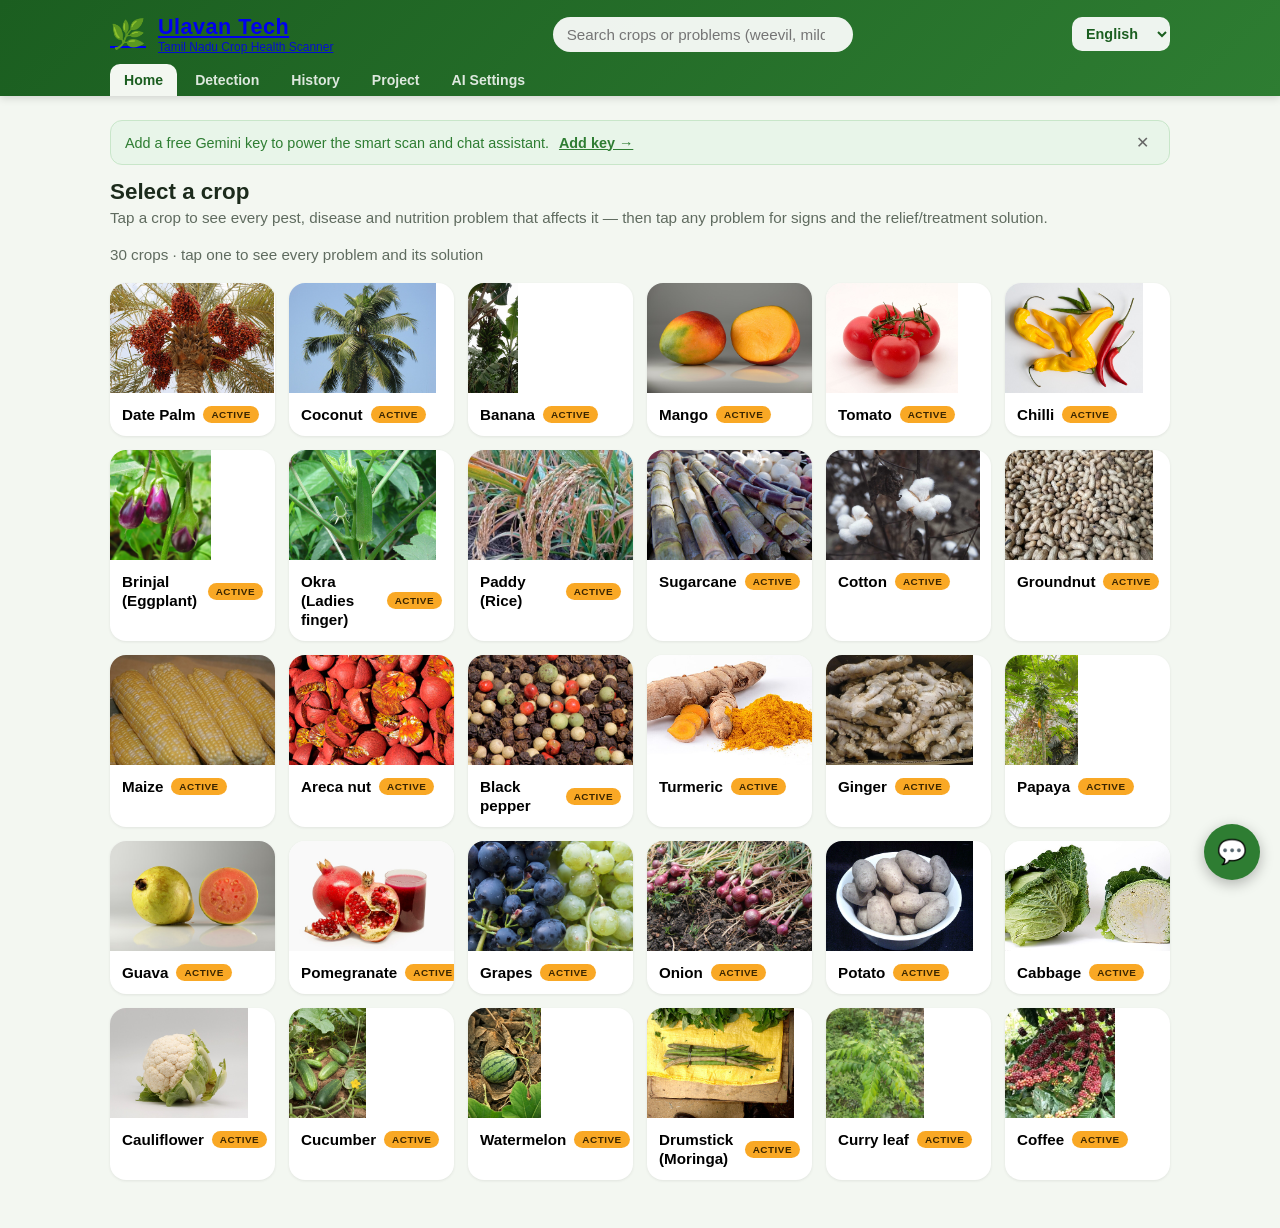
<file: index.html>
<!DOCTYPE html>
<html lang="en">
<head>
  <meta charset="UTF-8">
  <meta http-equiv="Content-Security-Policy" content="default-src 'self'; script-src 'self'; style-src 'self' 'unsafe-inline'; img-src 'self' data: blob:; font-src 'self' data:; connect-src 'self' https://generativelanguage.googleapis.com; object-src 'none'; base-uri 'self'; form-action 'self'">
  <meta name="viewport" content="width=device-width, initial-scale=1.0">
  <title>Ulavan Tech — Home</title>
  <link rel="stylesheet" href="styles.css">
  <link rel="manifest" href="manifest.json">
  <meta name="theme-color" content="#1b5e20">
  <link rel="apple-touch-icon" href="icons/icon-192.png">
</head>
<body>
  <header class="header">
    <div class="header-inner">
      <a class="logo" href="index.html">
        <span class="logo-mark">🌿</span>
        <div>
          <h1>Ulavan Tech</h1>
          <p class="logo-tagline">Tamil Nadu Crop Health Scanner</p>
        </div>
      </a>
      <input id="search" class="search" type="search" placeholder="Search crops or problems (weevil, mildew, borer…)…" autocomplete="off" data-i18n="search_ph">
      <div id="lang-wrap"></div>
    </div>
    <nav class="nav">
      <a href="index.html" data-i18n="nav_home">Home</a>
      <a href="detection.html" data-i18n="nav_detection">Detection</a>
      <a href="history.html" data-i18n="nav_history">History</a>
      <a href="about.html" data-i18n="nav_project">Project</a>
      <a href="settings.html" data-i18n="nav_settings">AI Settings</a>
    </nav>
  </header>

  <main class="container">
    <section id="key-prompt" class="key-prompt hidden">
      <span data-i18n="key_prompt_text">Add a free Gemini key to power the smart scan and chat assistant.</span>
      <a href="settings.html" data-i18n="key_prompt_cta">Add key →</a>
      <button id="key-prompt-close" class="key-prompt-close" aria-label="Dismiss">✕</button>
    </section>
    <section class="page-title">
      <h2 data-i18n="home_title">Select a crop</h2>
      <p data-i18n="home_desc">Tap a crop to see every pest, disease and nutrition problem that affects it — then tap any problem for signs and the relief/treatment solution.</p>
      <p id="search-count" class="search-count"></p>
    </section>

    <section id="home-grid" class="grid" aria-live="polite"></section>
  </main>

  <div id="modal" class="modal hidden" role="dialog" aria-modal="true">
    <div id="modal-card" class="modal-card">
      <button id="modal-close" class="close-btn" aria-label="Close" data-i18n="close">✕</button>

      <!-- VIEW 1: crop summary + problem list -->
      <div id="crop-view">
        <div id="modal-photo" class="modal-photo"></div>
        <h2 id="modal-name"></h2>
        <span id="modal-status" class="status-badge"></span>
        <p id="modal-message" class="modal-message"></p>
        <button id="modal-action" class="btn block hidden"></button>

        <h3 class="prob-heading" data-i18n="common_problems">Common problems</h3>
        <div id="problem-list" class="problem-list"></div>
      </div>

      <!-- VIEW 2: one problem, full detail -->
      <div id="problem-view" class="hidden">
        <button id="prob-back" class="back-btn" data-i18n="back_to_problems">← Back to problems</button>
        
        <span id="prob-name" class="prob-name"></span>
        <span id="prob-type" class="risk-badge"></span>
        <div class="prob-block">
          <h4 data-i18n="symptoms">Symptoms / signs</h4>
          <ul id="prob-signs"></ul>
        </div>
        <div class="prob-block">
          <h4 data-i18n="causes">What causes it</h4>
          <p id="prob-cause" class="prob-p"></p>
        </div>
        <div class="prob-block sol">
          <h4 data-i18n="solution">Solution / treatment — step by step</h4>
          <ol id="prob-steps" class="prob-steps"></ol>
        </div>
        <button id="prob-detect" class="btn block hidden"></button>
      </div>
    </div>
  </div>

<script src="problems.js"></script>
<script src="langs.js"></script>
<script src="i18n.js"></script>
<script src="app.js"></script>
<script src="chat-key.js"></script>
  <script src="chatbot.js"></script>
  <script src="sw-register.js"></script>
</body>
</html>
</file>
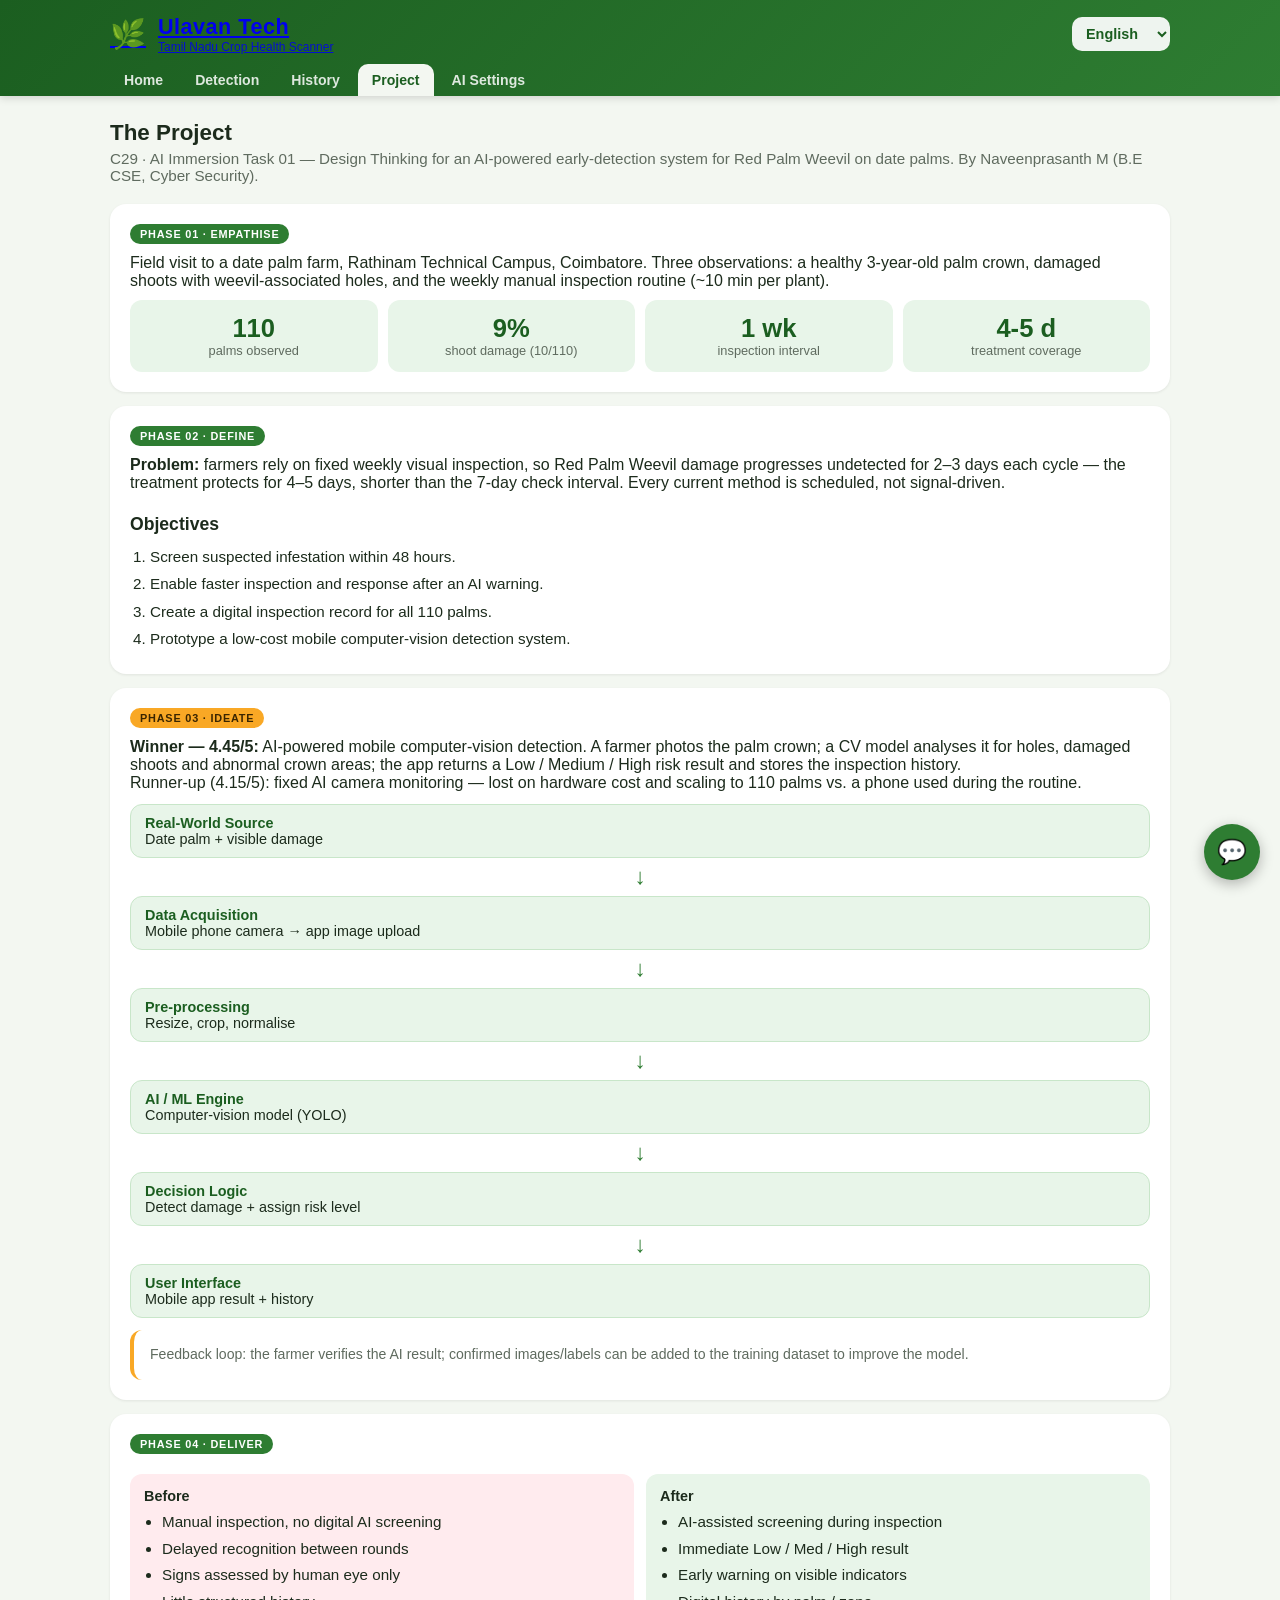
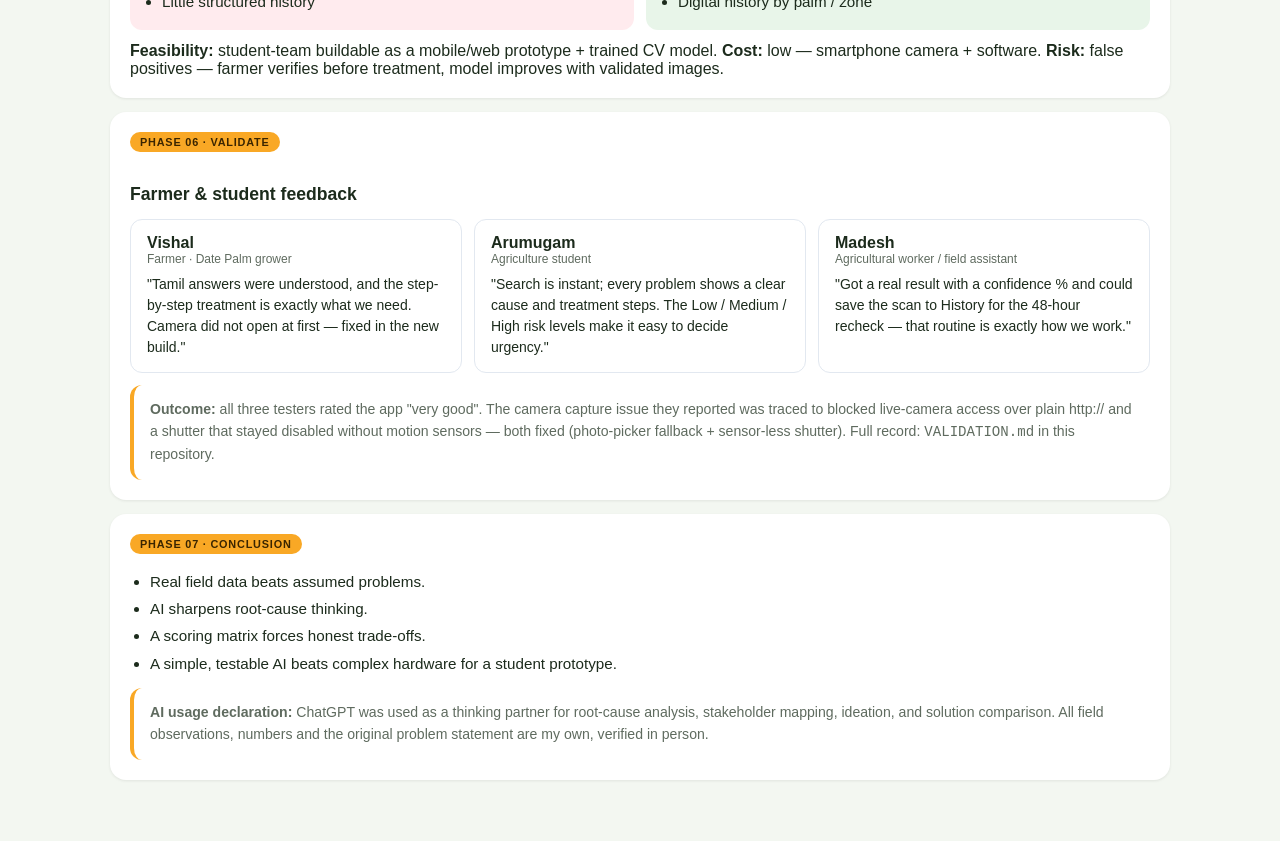
<file: about.html>
<!DOCTYPE html>
<html lang="en">
<head>
  <meta charset="UTF-8">
  <meta http-equiv="Content-Security-Policy" content="default-src 'self'; script-src 'self'; style-src 'self' 'unsafe-inline'; img-src 'self' data: blob:; font-src 'self' data:; connect-src 'self' https://generativelanguage.googleapis.com; object-src 'none'; base-uri 'self'; form-action 'self'">
  <meta name="viewport" content="width=device-width, initial-scale=1.0">
  <title>Ulavan Tech — The Project</title>
  <link rel="stylesheet" href="styles.css">
  <link rel="manifest" href="manifest.json">
  <meta name="theme-color" content="#1b5e20">
  <link rel="apple-touch-icon" href="icons/icon-192.png">
</head>
<body>
  <header class="header">
    <div class="header-inner">
      <a class="logo" href="index.html">
        <span class="logo-mark">🌿</span>
        <div>
          <h1>Ulavan Tech</h1>
          <p class="logo-tagline">Tamil Nadu Crop Health Scanner</p>
        </div>
      </a>
      <div id="lang-wrap"></div>
    </div>
    <nav class="nav">
      <a href="index.html" data-i18n="nav_home">Home</a>
      <a href="detection.html" data-i18n="nav_detection">Detection</a>
      <a href="history.html" data-i18n="nav_history">History</a>
      <a href="about.html" data-i18n="nav_project">Project</a>
      <a href="settings.html" data-i18n="nav_settings">AI Settings</a>
    </nav>
  </header>

  <main class="container">
    <section class="page-title">
      <h2 data-i18n="about_title">The project</h2>
      <p>C29 · AI Immersion Task 01 — Design Thinking for an AI-powered early-detection system for Red Palm Weevil on date palms. By Naveenprasanth M (B.E CSE, Cyber Security).</p>
    </section>

    <div class="phase-card">
      <span class="phase-tag">Phase 01 · Empathise</span>
      <p>Field visit to a date palm farm, Rathinam Technical Campus, Coimbatore. Three observations: a healthy 3-year-old palm crown, damaged shoots with weevil-associated holes, and the weekly manual inspection routine (~10 min per plant).</p>
      <div class="stat-grid">
        <div class="stat"><div class="num">110</div><div class="lbl">palms observed</div></div>
        <div class="stat"><div class="num">9%</div><div class="lbl">shoot damage (10/110)</div></div>
        <div class="stat"><div class="num">1 wk</div><div class="lbl">inspection interval</div></div>
        <div class="stat"><div class="num">4-5 d</div><div class="lbl">treatment coverage</div></div>
      </div>
    </div>

    <div class="phase-card">
      <span class="phase-tag">Phase 02 · Define</span>
      <p><b>Problem:</b> farmers rely on fixed weekly visual inspection, so Red Palm Weevil damage progresses undetected for 2–3 days each cycle — the treatment protects for 4–5 days, shorter than the 7-day check interval. Every current method is scheduled, not signal-driven.</p>
      <h3>Objectives</h3>
      <ol>
        <li>Screen suspected infestation within 48 hours.</li>
        <li>Enable faster inspection and response after an AI warning.</li>
        <li>Create a digital inspection record for all 110 palms.</li>
        <li>Prototype a low-cost mobile computer-vision detection system.</li>
      </ol>
    </div>

    <div class="phase-card">
      <span class="phase-tag alt">Phase 03 · Ideate</span>
      <p><b>Winner — 4.45/5:</b> AI-powered mobile computer-vision detection. A farmer photos the palm crown; a CV model analyses it for holes, damaged shoots and abnormal crown areas; the app returns a Low / Medium / High risk result and stores the inspection history.</p>
      <p>Runner-up (4.15/5): fixed AI camera monitoring — lost on hardware cost and scaling to 110 palms vs. a phone used during the routine.</p>
      <div class="diagram">
        <div class="node"><b>Real-World Source</b><br>Date palm + visible damage</div>
        <div class="arrow">↓</div>
        <div class="node"><b>Data Acquisition</b><br>Mobile phone camera → app image upload</div>
        <div class="arrow">↓</div>
        <div class="node"><b>Pre-processing</b><br>Resize, crop, normalise</div>
        <div class="arrow">↓</div>
        <div class="node"><b>AI / ML Engine</b><br>Computer-vision model (YOLO)</div>
        <div class="arrow">↓</div>
        <div class="node"><b>Decision Logic</b><br>Detect damage + assign risk level</div>
        <div class="arrow">↓</div>
        <div class="node"><b>User Interface</b><br>Mobile app result + history</div>
      </div>
      <p class="notice" style="margin-top:12px">Feedback loop: the farmer verifies the AI result; confirmed images/labels can be added to the training dataset to improve the model.</p>
    </div>

    <div class="phase-card">
      <span class="phase-tag">Phase 04 · Deliver</span>
      <div class="compare">
        <div class="col before">
          <h4>Before</h4>
          <ul>
            <li>Manual inspection, no digital AI screening</li>
            <li>Delayed recognition between rounds</li>
            <li>Signs assessed by human eye only</li>
            <li>Little structured history</li>
          </ul>
        </div>
        <div class="col after">
          <h4>After</h4>
          <ul>
            <li>AI-assisted screening during inspection</li>
            <li>Immediate Low / Med / High result</li>
            <li>Early warning on visible indicators</li>
            <li>Digital history by palm / zone</li>
          </ul>
        </div>
      </div>
      <p style="margin-top:12px"><b>Feasibility:</b> student-team buildable as a mobile/web prototype + trained CV model. <b>Cost:</b> low — smartphone camera + software. <b>Risk:</b> false positives — farmer verifies before treatment, model improves with validated images.</p>
    </div>

    <div class="phase-card">
      <span class="phase-tag alt">Phase 06 · Validate</span>
      <h3 data-i18n="tester_feedback">Farmer &amp; student feedback</h3>
      <div class="testimonial-grid">
        <div class="testimonial">
          <div class="t-name">Vishal</div>
          <div class="t-role">Farmer · Date Palm grower</div>
          <p class="t-quote">"Tamil answers were understood, and the step-by-step treatment is exactly what we need. Camera did not open at first — fixed in the new build."</p>
        </div>
        <div class="testimonial">
          <div class="t-name">Arumugam</div>
          <div class="t-role">Agriculture student</div>
          <p class="t-quote">"Search is instant; every problem shows a clear cause and treatment steps. The Low / Medium / High risk levels make it easy to decide urgency."</p>
        </div>
        <div class="testimonial">
          <div class="t-name">Madesh</div>
          <div class="t-role">Agricultural worker / field assistant</div>
          <p class="t-quote">"Got a real result with a confidence % and could save the scan to History for the 48-hour recheck — that routine is exactly how we work."</p>
        </div>
      </div>
      <p class="notice" style="margin-top:12px"><b>Outcome:</b> all three testers rated the app "very good". The camera capture issue they reported was traced to blocked live-camera access over plain http:// and a shutter that stayed disabled without motion sensors — both fixed (photo-picker fallback + sensor-less shutter). Full record: <code>VALIDATION.md</code> in this repository.</p>
    </div>

    <div class="phase-card">
      <span class="phase-tag alt">Phase 07 · Conclusion</span>
      <ul>
        <li>Real field data beats assumed problems.</li>
        <li>AI sharpens root-cause thinking.</li>
        <li>A scoring matrix forces honest trade-offs.</li>
        <li>A simple, testable AI beats complex hardware for a student prototype.</li>
      </ul>
      <p class="notice" style="margin-top:12px"><b>AI usage declaration:</b> ChatGPT was used as a thinking partner for root-cause analysis, stakeholder mapping, ideation, and solution comparison. All field observations, numbers and the original problem statement are my own, verified in person.</p>
    </div>
  </main>

<script src="problems.js"></script>
  <script src="langs.js"></script>
  <script src="i18n.js"></script>
  <script src="app.js"></script>
  <script src="chat-key.js"></script>
  <script src="chatbot.js"></script>
  <script src="sw-register.js"></script>
</body>
</html>
</file>
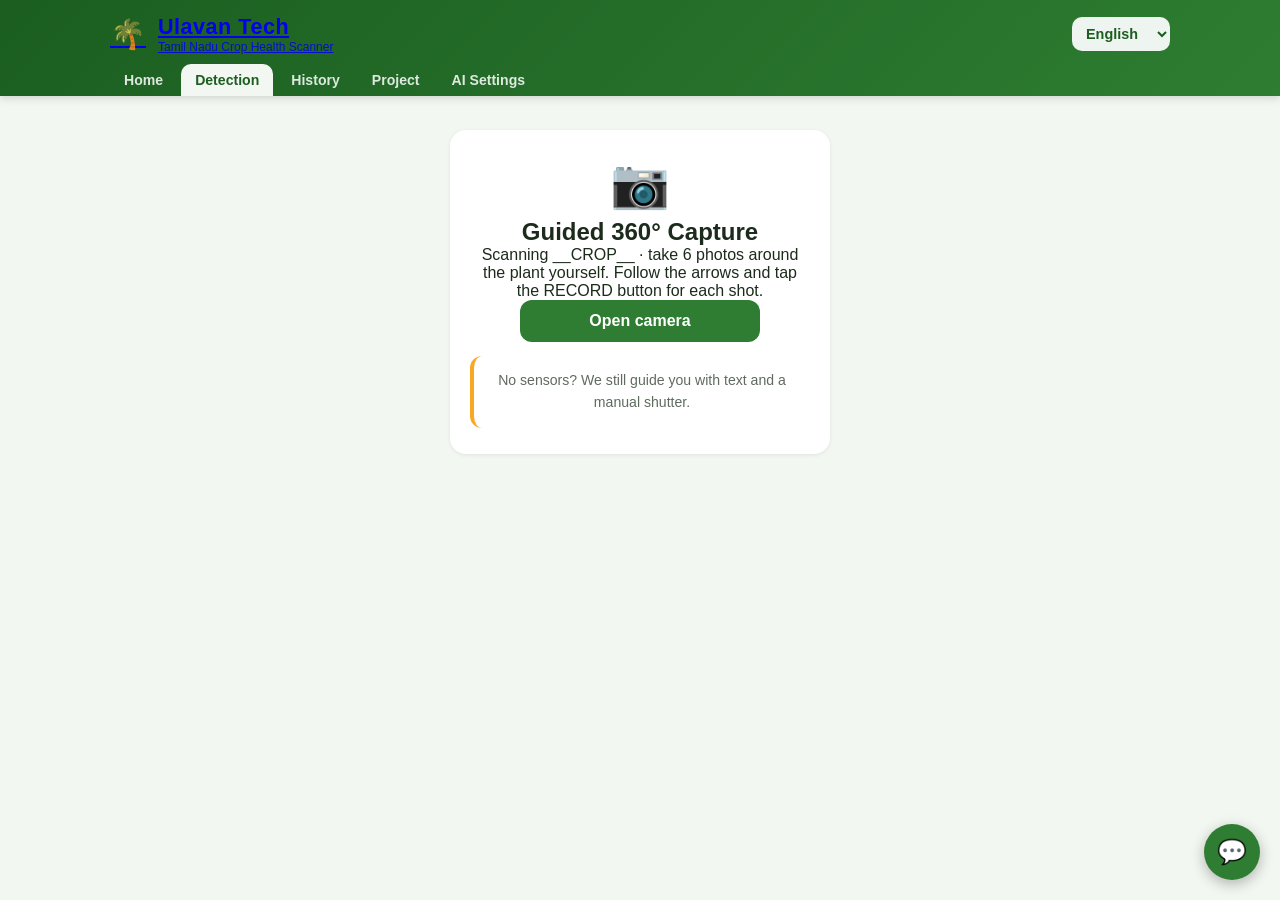
<file: detection.html>
<!DOCTYPE html>
<html lang="en">
<head>
  <meta charset="UTF-8">
  <meta http-equiv="Content-Security-Policy" content="default-src 'self'; script-src 'self' 'unsafe-eval'; style-src 'self' 'unsafe-inline'; img-src 'self' data: blob:; font-src 'self' data:; connect-src 'self' https://generativelanguage.googleapis.com; object-src 'none'; base-uri 'self'; form-action 'self'">
  <meta name="viewport" content="width=device-width, initial-scale=1.0, viewport-fit=cover, user-scalable=no, maximum-scale=1">
  <title>Ulavan Tech — Date Palm Detection</title>
  <link rel="stylesheet" href="styles.css">
  <link rel="manifest" href="manifest.json">
  <meta name="theme-color" content="#1b5e20">
  <meta name="mobile-web-app-capable" content="yes">
  <meta name="apple-mobile-web-app-capable" content="yes">
  <meta name="apple-mobile-web-app-status-bar-style" content="black-translucent">
  <link rel="apple-touch-icon" href="icons/icon-192.png">
</head>
<body>
  <header class="header">
    <div class="header-inner">
      <a class="logo" href="index.html">
        <span class="logo-mark">🌴</span>
        <div>
          <h1>Ulavan Tech</h1>
          <p class="logo-tagline">Tamil Nadu Crop Health Scanner</p>
        </div>
      </a>
      <div id="lang-wrap"></div>
    </div>
    <nav class="nav">
      <a href="index.html" data-i18n="nav_home">Home</a>
      <a href="detection.html" data-i18n="nav_detection">Detection</a>
      <a href="history.html" data-i18n="nav_history">History</a>
      <a href="about.html" data-i18n="nav_project">Project</a>
      <a href="settings.html" data-i18n="nav_settings">AI Settings</a>
    </nav>
  </header>

  <main class="container">

    <!-- Open / start screen -->
    <section id="start-screen" class="step active">
      <div class="start-card">
        <span class="big-icon">📷</span>
        <h2 data-i18n="guided_title">Guided 360° Capture</h2>
        <p id="guided-desc" data-i18n="guided_desc"></p>
        <button id="start-cam" class="btn" style="min-width:240px" data-i18n="open_cam_btn">Open camera</button>
        <p class="notice" style="margin-top:14px" data-i18n="no_sensors">No sensors? We still guide you with text and a manual shutter.</p>
      </div>
    </section>

    <!-- Live capture screen -->
    <section id="capture-screen" class="step hidden">
      <div id="cam-panel">
        <div id="cam-feed">
          <video id="camera-view" autoplay playsinline muted></video>

          <!-- top instruction bar -->
          <div id="instr-bar">
            <span id="instr-head">Photo 1 of 6</span>
            <span id="instr-text">Position the plant in the frame and hold steady…</span>
          </div>

          <!-- progress dots -->
          <div id="progress-dots"></div>

          <!-- alignment crosshair -->
          <div id="aim-wrap">
            <div id="aim-ring" class="ring neutral">
              <span id="aim-icon">◉</span>
              <span id="aim-arrow" class="arrow"></span>
            </div>
          </div>

          <!-- status line -->
          <div id="status-line"></div>

          <!-- always-on capture hint (just above the controls) -->
          <div id="tap-hint"></div>

          <!-- loud sensor guidance: ⟶ LEFT / ⟵ RIGHT / ✓ perfect -->
          <div id="dir-banner" class="dir-banner hidden"></div>
        </div>

        <!-- bottom control bar (separate from camera feed) -->
        <div id="cam-controls">
          <button id="cancel-cam" class="btn secondary ctrl-cancel">✕</button>
          <button id="shutter" class="shutter" disabled data-i18n="capture_btn">Capture</button>
          <button id="pick-cam" class="btn ctrl-pick hidden" data-i18n="pick_photo_btn">Choose photo</button>
        </div>
        <input type="file" id="file-input" accept="image/*" capture="environment" hidden>
      </div>
    </section>

    <!-- Review screen -->
    <section id="review-screen" class="step hidden">
      <h3 data-i18n="review_title">Review your 6 shots</h3>
      <div id="review-grid" class="review-grid"></div>
      <div style="display:flex;gap:10px;justify-content:center;flex-wrap:wrap;margin-top:16px">
        <button id="retake-btn" class="btn secondary" data-i18n="retake_btn">Retake photos</button>
        <button id="submit-btn" class="btn" data-i18n="submit_btn">Done / Submit</button>
      </div>
    </section>

    <!-- Result screen -->
    <section id="result-screen" class="step hidden">
      <div id="result-card" class="result-card">
        <span id="result-icon" class="result-icon"></span>
        <span id="result-badge" class="risk-badge"></span>
        <h3 id="result-title"></h3>
        <p id="result-message"></p>
        <p id="result-findings" class="result-findings"></p>
        <span id="method-chip" class="method-chip"></span>
      </div>
      <div id="result-solution" class="solution-card">
        <h3 data-i18n="rec_solution">🍃 Recommended solution</h3>
        <p id="result-action" class="solution-text"></p>
      </div>
      <div class="train-bar">
        <span class="fb-ask" data-i18n="fb_ask">Was this correct?</span>
        <span class="fb-btns">
          <button id="fb-yes" class="fb-btn" data-i18n-attr="title|fb_yes">👍</button>
          <button id="fb-no" class="fb-btn" data-i18n-attr="title|fb_no">👎</button>
          <button id="fb-export" class="fb-btn" data-i18n-attr="title|fb_export">⬇</button>
        </span>
        <span id="fb-note" class="fb-note"></span>
      </div>
      <div style="display:flex;gap:10px;justify-content:center;flex-wrap:wrap;max-width:420px;margin:16px auto 0">
        <button id="save" class="btn" data-i18n="save_history">Save to history</button>
        <button id="scan-again" class="btn secondary" data-i18n="scan_again">Scan again</button>
      </div>
    </section>
  </main>

<script src="problems.js"></script>
  <script src="langs.js"></script>
  <script src="i18n.js"></script>
  <script src="vendor/tf.min.js"></script>
  <script src="app.js"></script>
  <script src="detection.js"></script>
  <script src="chat-key.js"></script>
  <script src="chatbot.js"></script>
  <script src="sw-register.js"></script>
</body>
</html>
</file>
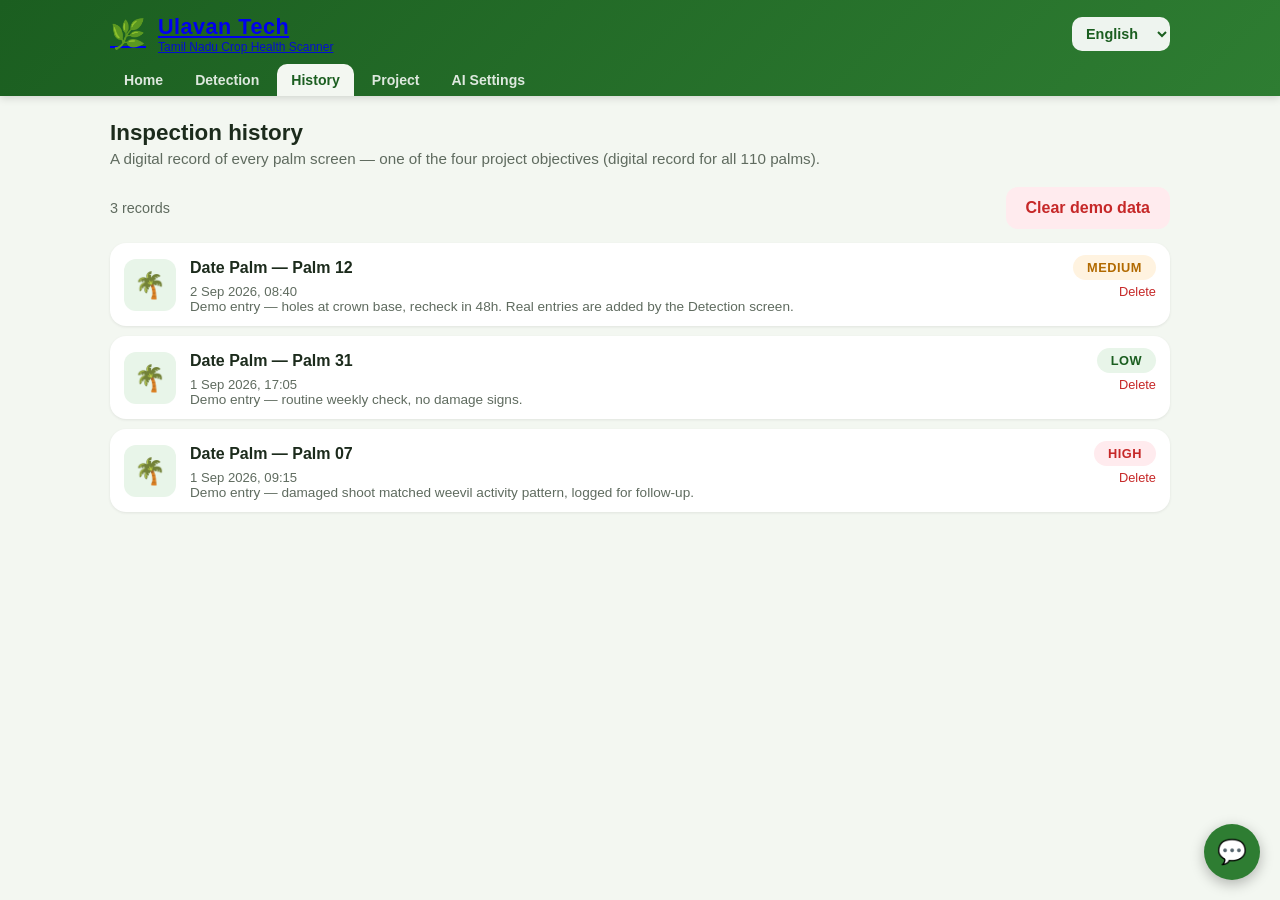
<file: history.html>
<!DOCTYPE html>
<html lang="en">
<head>
  <meta charset="UTF-8">
  <meta http-equiv="Content-Security-Policy" content="default-src 'self'; script-src 'self'; style-src 'self' 'unsafe-inline'; img-src 'self' data: blob:; font-src 'self' data:; connect-src 'self' https://generativelanguage.googleapis.com; object-src 'none'; base-uri 'self'; form-action 'self'">
  <meta name="viewport" content="width=device-width, initial-scale=1.0">
  <title>Ulavan Tech — Inspection History</title>
  <link rel="stylesheet" href="styles.css">
  <link rel="manifest" href="manifest.json">
  <meta name="theme-color" content="#1b5e20">
  <link rel="apple-touch-icon" href="icons/icon-192.png">
</head>
<body>
  <header class="header">
    <div class="header-inner">
      <a class="logo" href="index.html">
        <span class="logo-mark">🌿</span>
        <div>
          <h1>Ulavan Tech</h1>
          <p class="logo-tagline">Tamil Nadu Crop Health Scanner</p>
        </div>
      </a>
      <div id="lang-wrap"></div>
    </div>
    <nav class="nav">
      <a href="index.html" data-i18n="nav_home">Home</a>
      <a href="detection.html" data-i18n="nav_detection">Detection</a>
      <a href="history.html" data-i18n="nav_history">History</a>
      <a href="about.html" data-i18n="nav_project">Project</a>
      <a href="settings.html" data-i18n="nav_settings">AI Settings</a>
    </nav>
  </header>

  <main class="container">
    <section class="page-title">
      <h2 data-i18n="history_title">Inspection history</h2>
      <p data-i18n="history_desc">A digital record of every palm screen — one of the four project objectives (digital record for all 110 palms).</p>
    </section>

    <div style="display:flex;justify-content:space-between;align-items:center;gap:10px;flex-wrap:wrap;margin-bottom:14px">
      <p id="count" style="color:var(--muted);font-size:.9rem"></p>
      <button id="clear-all" class="btn danger" data-i18n="clear_demo">Clear demo data</button>
    </div>

    <section id="history-list" class="history-list"></section>
  </main>

<script src="problems.js"></script>
  <script src="langs.js"></script>
  <script src="i18n.js"></script>
  <script src="app.js"></script>
  <script src="history.js"></script>
  <script src="chat-key.js"></script>
  <script src="chatbot.js"></script>
  <script src="sw-register.js"></script>
</body>
</html>
</file>
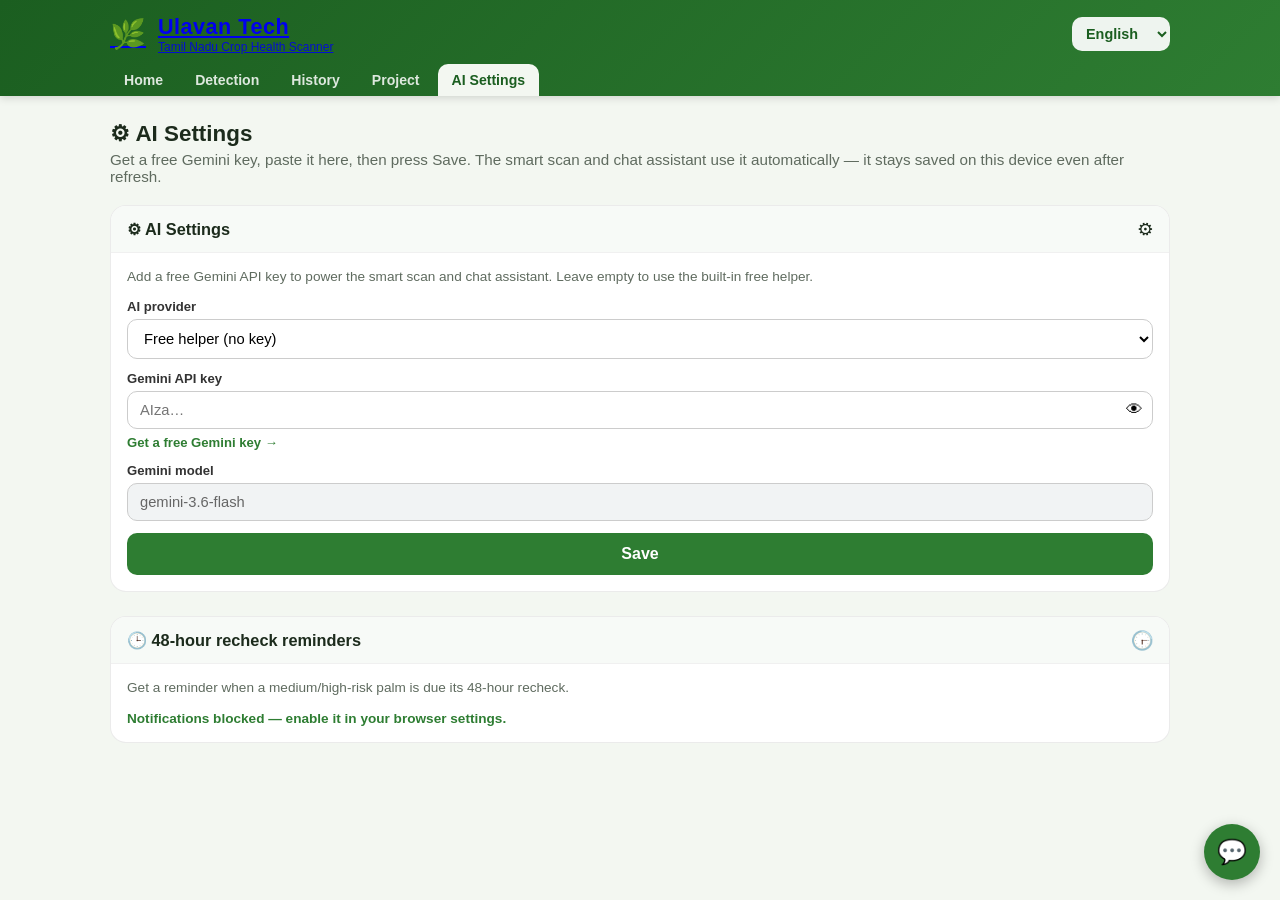
<file: settings.html>
<!DOCTYPE html>
<html lang="en">
<head>
  <meta charset="UTF-8">
  <meta http-equiv="Content-Security-Policy" content="default-src 'self'; script-src 'self'; style-src 'self' 'unsafe-inline'; img-src 'self' data: blob:; font-src 'self' data:; connect-src 'self' https://generativelanguage.googleapis.com; object-src 'none'; base-uri 'self'; form-action 'self'">
  <meta name="viewport" content="width=device-width, initial-scale=1.0">
  <title>Ulavan Tech — AI Settings</title>
  <link rel="stylesheet" href="styles.css">
  <link rel="manifest" href="manifest.json">
  <meta name="theme-color" content="#1b5e20">
  <link rel="apple-touch-icon" href="icons/icon-192.png">
</head>
<body>
  <header class="header">
    <div class="header-inner">
      <a class="logo" href="index.html">
        <span class="logo-mark">🌿</span>
        <div>
          <h1>Ulavan Tech</h1>
          <p class="logo-tagline">Tamil Nadu Crop Health Scanner</p>
        </div>
      </a>
      <div id="lang-wrap"></div>
    </div>
    <nav class="nav">
      <a href="index.html" data-i18n="nav_home">Home</a>
      <a href="detection.html" data-i18n="nav_detection">Detection</a>
      <a href="history.html" data-i18n="nav_history">History</a>
      <a href="about.html" data-i18n="nav_project">Project</a>
      <a href="settings.html" data-i18n="nav_settings">AI Settings</a>
    </nav>
  </header>

  <main class="container">
    <section class="page-title">
      <h2 data-i18n="set_title">⚙ AI Settings</h2>
      <p data-i18n="set_lead">Power the smart scan and chat assistant. Changes are saved automatically on every keystroke.</p>
    </section>

    <section id="settings" class="settings open" aria-label="AI settings">
      <div id="settings-head" class="settings-head">
        <h3 data-i18n="set_title">⚙ AI Settings</h3>
        <span class="gear">⚙</span>
      </div>
      <div class="settings-body">
        <p class="settings-note" data-i18n="set_note">Add a free Gemini key to power the smart scan and chat assistant. Leave empty to use the built-in free helper.</p>
        <div class="settings-field">
          <label for="set-provider" data-i18n="set_provider">AI provider</label>
          <select id="set-provider">
            <option value="free">Free helper (no key)</option>
            <option value="gemini">Gemini</option>
          </select>
        </div>
        <div class="settings-field">
          <label for="set-gemini-key" data-i18n="set_gemini_key">Gemini API key</label>
          <div class="key-wrap">
            <input id="set-gemini-key" type="password" autocomplete="off" spellcheck="false"
                   placeholder="AIza…" data-i18n-placeholder="set_gemini_ph">
            <button id="toggle-key-vis" class="key-toggle" type="button" aria-label="Show/hide key" tabindex="0">👁</button>
          </div>
          <a class="settings-link" href="https://aistudio.google.com/apikey" target="_blank" rel="noopener"
             data-i18n="set_get_key">Get a free Gemini key →</a>
        </div>
        <div class="settings-field">
          <label for="set-gemini-model" data-i18n="set_gemini_model">Gemini model
            <span class="model-lock" title="Fixed model — read-only">🔒</span></label>
          <input id="set-gemini-model" type="text" autocomplete="off" spellcheck="false" readonly
                 placeholder="gemini-3.6-flash" data-i18n-placeholder="set_gemini_mph">
        </div>
        <div class="settings-row">
          <button id="settings-save" class="settings-save" data-i18n="set_save">Save</button>
          <span id="settings-saved" class="settings-saved hidden">✓ Saved</span>
        </div>
      </div>
    </section>

    <section id="reminders" class="settings open" aria-label="Recheck reminders">
      <div class="settings-head">
        <h3 data-i18n="rem_title">🕒 48-hour recheck reminders</h3>
        <span class="gear">🕒</span>
      </div>
      <div class="settings-body">
        <p class="settings-note" data-i18n="rem_lead">Get a reminder when a medium/high-risk palm is due its 48-hour recheck.</p>
        <div class="settings-row">
          <button id="enable-reminders" class="settings-save" data-i18n="rem_enable">Enable reminders</button>
          <span id="reminder-status" class="settings-saved hidden">✓</span>
        </div>
      </div>
    </section>
  </main>

<script src="problems.js"></script>
  <script src="langs.js"></script>
  <script src="i18n.js"></script>
  <script src="app.js"></script>
  <script src="chat-key.js"></script>
  <script src="chatbot.js"></script>
  <script src="sw-register.js"></script>
</body>
</html>
</file>
<file: styles.css>
* {
  margin: 0;
  padding: 0;
  box-sizing: border-box;
}

:root {
  --green: #2e7d32;
  --green-dark: #1b5e20;
  --green-light: #e8f5e9;
  --amber: #f9a825;
  --red: #c62828;
  --red-light: #ffebee;
  --text: #1c2b1c;
  --muted: #5f6b5f;
  --card-bg: #ffffff;
  --radius: 16px;
}

body {
  font-family: -apple-system, BlinkMacSystemFont, "Segoe UI", Roboto, sans-serif;
  background: #f3f7f1;
  color: var(--text);
  min-height: 100vh;
}

/* ---------- Header ---------- */
.header {
  background: linear-gradient(135deg, var(--green-dark), var(--green));
  color: #fff;
  box-shadow: 0 2px 8px rgba(0, 0, 0, .15);
  position: sticky;
  top: 0;
  z-index: 10;
  padding: 14px 0 0;
}

.header-inner {
  max-width: 1100px;
  margin: 0 auto;
  padding: 0 20px;
  display: flex;
  align-items: center;
  justify-content: space-between;
  gap: 16px;
  flex-wrap: wrap;
}

.logo {
  display: flex;
  align-items: center;
  gap: 12px;
}

.logo-mark {
  font-size: 1.8rem;
}

.logo h1 {
  font-size: 1.35rem;
  letter-spacing: .5px;
}

.logo p {
  font-size: .75rem;
  opacity: .85;
}

.search {
  flex: 1;
  max-width: 300px;
  padding: 9px 14px;
  border: none;
  border-radius: 24px;
  font-size: .95rem;
  outline: none;
  background: rgba(255, 255, 255, .92);
  color: var(--text);
}

.lang-select {
  padding: 8px 10px;
  border: none;
  border-radius: 10px;
  font-size: .9rem;
  font-weight: 600;
  background: rgba(255, 255, 255, .92);
  color: var(--green-dark);
  outline: none;
  cursor: pointer;
}

.nav {
  max-width: 1100px;
  margin: 10px auto 0;
  padding: 0 20px;
  display: flex;
  gap: 4px;
  overflow-x: auto;
}

.nav a {
  color: rgba(255, 255, 255, .85);
  text-decoration: none;
  font-size: .88rem;
  font-weight: 600;
  padding: 8px 14px;
  border-radius: 10px 10px 0 0;
  white-space: nowrap;
}

.nav a:hover {
  background: rgba(255, 255, 255, .1);
  color: #fff;
}

.nav a.active {
  background: #f3f7f1;
  color: var(--green-dark);
}

/* ---------- Main ---------- */
.container {
  max-width: 1100px;
  margin: 0 auto;
  padding: 24px 20px 48px;
}

.page-title h2 {
  font-size: 1.4rem;
  margin-bottom: 4px;
}

.page-title p {
  color: var(--muted);
  font-size: .95rem;
  margin-bottom: 20px;
}

h3 {
  font-size: 1.1rem;
  margin: 22px 0 10px;
}

/* ---------- Buttons ---------- */
.btn {
  display: inline-block;
  padding: 12px 20px;
  border: none;
  border-radius: 12px;
  background: var(--green);
  color: #fff;
  font-size: 1rem;
  font-weight: 700;
  cursor: pointer;
  text-decoration: none;
  text-align: center;
}

.btn:hover {
  background: var(--green-dark);
}

.btn.secondary {
  background: #eceff1;
  color: var(--text);
}

.btn.secondary:hover {
  background: #dfe5e7;
}

.btn.danger {
  background: var(--red-light);
  color: var(--red);
}

.btn.block {
  width: 100%;
}

.btn:disabled {
  opacity: .55;
  cursor: not-allowed;
}

/* ---------- Grid ---------- */
.grid {
  display: grid;
  grid-template-columns: repeat(auto-fill, minmax(160px, 1fr));
  gap: 14px;
}

.card {
  background: var(--card-bg);
  border-radius: var(--radius);
  overflow: hidden;
  cursor: pointer;
  border: none;
  text-align: left;
  font: inherit;
  transition: transform .12s ease, box-shadow .12s ease;
  display: flex;
  flex-direction: column;
  box-shadow: 0 1px 3px rgba(0, 0, 0, .08);
}

.card:hover {
  transform: translateY(-3px);
  box-shadow: 0 6px 16px rgba(0, 0, 0, .12);
}

.card:active {
  transform: scale(.97);
}

.card-photo {
  height: 110px;
  overflow: hidden;
  background: var(--green-light);
}

.card-photo img {
  width: 100%;
  height: 100%;
  object-fit: cover;
  display: block;
}

.card.active .card-photo {
  background: linear-gradient(135deg, #c8e6c9, #a5d6a7);
}

.card-body {
  padding: 12px;
  display: flex;
  align-items: center;
  justify-content: space-between;
  gap: 8px;
}

.card-name {
  font-size: .95rem;
  font-weight: 600;
  line-height: 1.25;
}

.empty {
  text-align: center;
  color: var(--muted);
  padding: 40px 0;
}

/* ---------- Badges ---------- */
.badge {
  font-size: .62rem;
  font-weight: 700;
  padding: 3px 8px;
  border-radius: 20px;
  white-space: nowrap;
  text-transform: uppercase;
  letter-spacing: .5px;
}

.badge.active {
  background: var(--amber);
  color: #3a2500;
}

.badge.soon {
  background: #eceff1;
  color: #607d8b;
}

.risk-badge {
  display: inline-block;
  font-size: .8rem;
  font-weight: 800;
  padding: 5px 14px;
  border-radius: 20px;
  text-transform: uppercase;
  letter-spacing: .5px;
}

.risk-badge.low {
  background: #e8f5e9;
  color: var(--green-dark);
}

.risk-badge.medium {
  background: #fff3e0;
  color: #b26a00;
}

.risk-badge.high {
  background: var(--red-light);
  color: var(--red);
}

.risk-badge.no_plant {
  background: #eceff1;
  color: #37474f;
}

/* ---------- Modal ---------- */
/* ---------- Fullscreen crop problem modal ---------- */
.hidden { display: none !important; }

body.modal-open { overflow: hidden; }

.prob-heading {
  margin: 18px 0 10px;
  font-size: .95rem;
  text-align: left;
  color: var(--text);
}
.problem-list {
  display: flex;
  flex-direction: column;
  gap: 8px;
  max-height: none;
  overflow-y: visible;
  text-align: left;
}
.problem-item {
  display: flex;
  justify-content: space-between;
  align-items: center;
  gap: 8px;
  width: 100%;
  padding: 14px 14px;
  border: 1px solid #e2eae2;
  border-radius: 14px;
  background: #fff;
  cursor: pointer;
  transition: border-color .15s ease, background .15s ease, transform .1s ease;
}
.problem-item:hover {
  border-color: var(--green);
  background: #f6fbf6;
}
.problem-item:active { transform: scale(.99); }
.p-name {
  font-weight: 600;
  font-size: .95rem;
  color: var(--text);
}
.p-type {
  flex: 0 0 auto;
  font-size: .68rem;
  font-weight: 700;
  text-transform: uppercase;
  letter-spacing: .4px;
  padding: 3px 9px;
  border-radius: 20px;
}
.p-type.pest      { background: #fdecea; color: #c62828; }
.p-type.disease   { background: #fff3e0; color: #e65100; }
.p-type.nutrition { background: #e8f5e9; color: #2e7d32; }

.back-btn {
  display: block;
  background: none;
  border: none;
  color: var(--green-dark);
  font-weight: 700;
  font-size: .9rem;
  cursor: pointer;
  margin: 0 auto 12px;
  padding: 4px 8px;
}
.back-btn:hover { text-decoration: underline; }

.prob-name {
  display: block;
  font-size: 1.45rem;
  font-weight: 800;
  margin-bottom: 8px;
  color: var(--text);
}
#prob-type { margin-bottom: 12px; display: inline-block; }

.prob-block {
  text-align: left;
  margin-top: 14px;
}
.prob-block h4 {
  font-size: .82rem;
  text-transform: uppercase;
  letter-spacing: .5px;
  color: var(--muted);
  margin: 0 0 6px;
}
.prob-p {
  font-size: .93rem;
  line-height: 1.55;
  color: #444;
  margin: 0;
}
#prob-signs {
  margin: 0;
  padding-left: 18px;
}
#prob-signs li {
  font-size: .93rem;
  line-height: 1.5;
  color: #444;
  margin-bottom: 4px;
}
.prob-block.sol {
  background: #f4f9f4;
  border-left: 4px solid var(--green);
  border-radius: 10px;
  padding: 12px 14px;
  margin-top: 16px;
}
.prob-steps {
  margin: 0;
  padding-left: 22px;
}
.prob-steps li {
  font-size: .93rem;
  line-height: 1.55;
  color: #444;
  margin-bottom: 8px;
  padding-left: 4px;
}
.prob-steps li::marker {
  color: var(--green);
  font-weight: 700;
}
#prob-detect { margin-top: 18px; }

.modal {
  position: fixed;
  inset: 0;
  background: #eef4ee;
  z-index: 1000;
  display: flex;
  align-items: stretch;
  justify-content: center;
  padding: 0;
}

.modal.hidden {
  display: none;
}

.modal-card {
  background: #fff;
  width: 100%;
  max-width: 640px;
  height: 100%;
  min-height: 100%;
  padding: 22px 22px 32px;
  position: relative;
  text-align: center;
  overflow-y: auto;
  -webkit-overflow-scrolling: touch;
  animation: none;
}

@keyframes pop {
  from {
    transform: scale(.92);
    opacity: 0;
  }
  to {
    transform: scale(1);
    opacity: 1;
  }
}

.modal-photo {
  width: 130px;
  height: 130px;
  margin: 8px auto 12px;
  border-radius: 28px;
  display: flex;
  align-items: center;
  justify-content: center;
  background: var(--green-light);
  overflow: hidden;
  box-shadow: 0 6px 18px rgba(31, 102, 53, .18);
}

.modal-photo img {
  width: 100%;
  height: 100%;
  object-fit: cover;
}

.close-btn {
  position: sticky;
  top: 6px;
  z-index: 6;
  display: block;
  margin: 0 0 0 auto;
  border: none;
  background: #e8f0e8;
  color: var(--green-dark);
  width: 40px;
  height: 40px;
  border-radius: 50%;
  font-size: 1.05rem;
  line-height: 1;
  cursor: pointer;
  box-shadow: 0 1px 5px rgba(0, 0, 0, .10);
}
.close-btn:hover {
  background: #d8e8d8;
  color: var(--text);
}

.modal-card h2 {
  font-size: 1.6rem;
  margin: 4px 0 8px;
}

.status-badge {
  display: inline-block;
}
.status-badge.active {
  margin-bottom: 12px;
}

.modal-message {
  color: var(--muted);
  font-size: .97rem;
  line-height: 1.5;
  margin: 12px 0 8px;
}

.modal-card .btn.block {
  margin-top: 16px;
}

/* ---------- 6-shot 360° capture ---------- */
.progress-track {
  flex: 1;
  height: 10px;
  background: #e2eae2;
  border-radius: 10px;
  overflow: hidden;
}

.progress-fill {
  height: 100%;
  background: linear-gradient(90deg, var(--green), var(--green-dark));
  border-radius: 10px;
  transition: width .2s ease;
}

.slots-6 {
  grid-template-columns: repeat(auto-fill, minmax(150px, 1fr));
}

.shot-slot {
  border: 2px dashed #b9cdb9;
  border-radius: var(--radius);
  background: #fff;
  padding: 14px 10px 12px;
  text-align: center;
  cursor: pointer;
  font: inherit;
  position: relative;
  transition: transform .1s ease, border-color .1s ease;
  min-height: 140px;
  display: flex;
  flex-direction: column;
  align-items: center;
  justify-content: center;
  gap: 6px;
}

.shot-slot:hover {
  border-color: var(--green);
  transform: translateY(-2px);
}

.shot-slot.filled {
  border-style: solid;
  border-color: var(--green);
}

.shot-slot img {
  width: 100%;
  height: 90px;
  object-fit: cover;
  border-radius: 10px;
  display: block;
}

.shot-slot .slot-num {
  position: absolute;
  top: 8px;
  left: 8px;
  background: var(--green);
  color: #fff;
  font-size: .7rem;
  font-weight: 800;
  width: 20px;
  height: 20px;
  border-radius: 50%;
  display: flex;
  align-items: center;
  justify-content: center;
}

.shot-slot .slot-icon {
  font-size: 1.8rem;
  color: #9db89d;
}

.shot-slot .slot-name {
  font-size: .82rem;
  font-weight: 700;
  color: var(--muted);
}

.review-grid {
  display: grid;
  grid-template-columns: repeat(auto-fill, minmax(150px, 1fr));
  gap: 12px;
}

.review-cell {
  margin: 0;
  text-align: center;
}

.review-cell img {
  width: 100%;
  height: 110px;
  object-fit: cover;
  border-radius: 12px;
  box-shadow: 0 1px 4px rgba(0, 0, 0, .15);
}

.review-cell figcaption {
  font-size: .78rem;
  color: var(--muted);
  margin-top: 5px;
}

/* ---------- Guided camera ---------- */
.preview-box {
  position: relative;
  max-width: 380px;
  margin: 0 auto;
}

.cam-guide {
  background: linear-gradient(135deg, var(--green-dark), var(--green));
  color: #fff;
  border-radius: 12px;
  padding: 10px 14px;
  margin: 0 auto 10px;
  max-width: 420px;
  text-align: left;
}

.preview-box .cam-guide {
  position: absolute;
  top: 10px;
  left: 50%;
  transform: translateX(-50%);
  width: calc(100% - 20px);
  z-index: 3;
  margin: 0;
  background: linear-gradient(160deg, rgba(15, 76, 46, 0.92), rgba(46, 125, 50, 0.88));
  box-shadow: 0 6px 20px rgba(0, 0, 0, 0.35);
}

.cam-guide-top {
  display: flex;
  align-items: center;
  justify-content: space-between;
  gap: 10px;
}

.cam-step-label {
  font-weight: 800;
  font-size: .95rem;
}

.cam-instruction {
  font-size: .9rem;
  opacity: .95;
  margin: 6px 0 8px;
  line-height: 1.4;
}

.cam-dots {
  display: flex;
  gap: 6px;
  align-items: center;
}

.cam-dot {
  width: 12px;
  height: 12px;
  border-radius: 50%;
  background: rgba(255, 255, 255, .35);
  display: inline-block;
}

.cam-dot.done {
  background: #a5d6a7;
}

.cam-dot.now {
  background: var(--amber);
  transform: scale(1.25);
}

/* ---------- Solution card ---------- */
.solution-card {
  background: #fff;
  border-left: 5px solid var(--green);
  border-radius: 14px;
  padding: 18px 20px;
  max-width: 560px;
  margin: 0 auto;
  box-shadow: 0 1px 4px rgba(0, 0, 0, .08);
}

.solution-card h3 {
  margin: 0 0 8px;
  font-size: 1.05rem;
  color: var(--green-dark);
}

.solution-card p {
  font-size: .95rem;
  line-height: 1.6;
  color: var(--text);
}

/* ---------- Status badge ---------- */
.status-badge {
  display: inline-block;
  font-size: .72rem;
  font-weight: 700;
  padding: 4px 14px;
  border-radius: 20px;
  text-transform: uppercase;
  letter-spacing: .5px;
}

.status-badge.active {
  background: var(--amber);
  color: #3a2500;
}

.status-badge.soon {
  background: #eceff1;
  color: #607d8b;
}

/* ---------- Detection ---------- */
.step {
  display: none;
}

.step.active {
  display: block;
  animation: pop .18s ease;
}

.capture-area {
  display: grid;
  gap: 12px;
  grid-template-columns: repeat(auto-fit, minmax(200px, 1fr));
  margin: 6px 0 4px;
}

.capture-option {
  border: 2px dashed #b9cdb9;
  border-radius: var(--radius);
  background: #fff;
  padding: 26px 16px;
  text-align: center;
  cursor: pointer;
  font: inherit;
  transition: border-color .12s ease, transform .12s ease;
}

.capture-option:hover {
  border-color: var(--green);
  transform: translateY(-2px);
}

.capture-option .big-icon {
  font-size: 2.2rem;
  display: block;
  margin-bottom: 8px;
}

.capture-option .label {
  font-weight: 700;
}

.capture-option .hint {
  color: var(--muted);
  font-size: .82rem;
  margin-top: 3px;
}

.preview-wrap {
  position: relative;
  margin: 10px 0 14px;
  text-align: center;
}

.preview {
  max-width: 380px;
  width: 100%;
  border-radius: var(--radius);
  box-shadow: 0 2px 10px rgba(0, 0, 0, .15);
  display: block;
  margin: 0 auto;
}

/* ---------- Result ---------- */
.result-card {
  border-radius: var(--radius);
  padding: 26px 22px;
  text-align: center;
  max-width: 420px;
  margin: 0 auto 16px;
}

.result-card.low {
  background: linear-gradient(135deg, #e8f5e9, #c8e6c9);
}

.result-card.medium {
  background: linear-gradient(135deg, #fff8e1, #ffecb3);
}

.result-card.high {
  background: linear-gradient(135deg, #ffebee, #ffcdd2);
}

.result-card.no_plant {
  background: linear-gradient(135deg, #eceff1, #cfd8dc);
}

.result-icon {
  font-size: 3rem;
  display: block;
  margin-bottom: 8px;
}

.result-card h3 {
  margin: 4px 0 8px;
  font-size: 1.5rem;
}

.result-card p {
  font-size: .95rem;
  line-height: 1.5;
}

.result-findings {
  margin-top: 10px;
  font-size: .88rem;
  font-weight: 600;
  color: var(--text);
}

.method-chip {
  display: inline-block;
  margin-top: 10px;
  padding: 4px 12px;
  border-radius: 999px;
  background: rgba(255, 255, 255, .55);
  color: var(--muted);
  font-size: .78rem;
  font-weight: 600;
}

/* ---------- Result feedback (training-data collector) ---------- */
.train-bar {
  max-width: 560px;
  margin: 12px auto 0;
  display: flex;
  align-items: center;
  justify-content: center;
  gap: 10px;
  flex-wrap: wrap;
}
.fb-ask { font-size: .82rem; font-weight: 600; color: var(--muted); }
.fb-btns { display: inline-flex; gap: 6px; }
.fb-btn {
  width: 34px;
  height: 34px;
  border-radius: 10px;
  border: 1px solid var(--border, #e2e8f0);
  background: var(--card, #fff);
  font-size: 1rem;
  cursor: pointer;
  line-height: 1;
}
.fb-btn:disabled { opacity: .45; cursor: default; }
.fb-note { font-size: .75rem; color: var(--muted); }

/* ---------- Camera controls ---------- */
.ctrl-pick {
  font-size: .85rem;
  padding: 10px 14px;
}

/* ---------- Testimonials (About / Project) ---------- */
.testimonial-grid {
  display: grid;
  gap: 12px;
  margin-top: 14px;
}
.testimonial {
  background: var(--card, #fff);
  border: 1px solid var(--border, #e2e8f0);
  border-radius: 12px;
  padding: 14px 16px;
}
.t-name { font-weight: 700; }
.t-role {
  font-size: 12px;
  color: var(--muted, #64748b);
  margin-bottom: 8px;
}
.t-quote {
  margin: 0;
  font-size: 14px;
  line-height: 1.5;
}
@media (min-width: 720px) {
  .testimonial-grid { grid-template-columns: repeat(3, 1fr); }
}

/* ---------- History ---------- */
.history-list {
  display: grid;
  gap: 10px;
}

.history-item {
  background: #fff;
  border-radius: var(--radius);
  padding: 12px 14px;
  display: flex;
  align-items: center;
  gap: 14px;
  box-shadow: 0 1px 3px rgba(0, 0, 0, .08);
}

.history-thumb {
  width: 52px;
  height: 52px;
  border-radius: 12px;
  object-fit: cover;
  background: var(--green-light);
  display: flex;
  align-items: center;
  justify-content: center;
  font-size: 1.6rem;
  flex-shrink: 0;
}

.history-info {
  flex: 1;
  min-width: 0;
}

.history-info .row {
  display: flex;
  align-items: center;
  justify-content: space-between;
  gap: 8px;
  flex-wrap: wrap;
}

.history-info .crop {
  font-weight: 700;
}

.history-info .date {
  color: var(--muted);
  font-size: .82rem;
}

.history-note {
  color: var(--muted);
  font-size: .85rem;
}

.history-meta {
  display: block;
  margin-top: 4px;
  color: var(--muted);
  font-size: .78rem;
  font-weight: 600;
}

.history-item {
  cursor: pointer;
  transition: transform .1s ease, box-shadow .1s ease;
}

.history-item:active {
  transform: scale(.98);
}

.history-overlay {
  position: fixed;
  inset: 0;
  background: rgba(0, 0, 0, .55);
  display: flex;
  align-items: center;
  justify-content: center;
  padding: 18px;
  z-index: 60;
}

.history-modal {
  background: #fff;
  border-radius: 16px;
  max-width: 460px;
  width: 100%;
  padding: 18px;
  max-height: 86vh;
  overflow-y: auto;
}

.history-modal .hm-thumb {
  width: 100%;
  height: 180px;
  object-fit: cover;
  border-radius: 12px;
  background: var(--green-light);
  display: flex;
  align-items: center;
  justify-content: center;
  font-size: 3rem;
  margin-bottom: 12px;
}

.history-modal .row {
  display: flex;
  align-items: center;
  justify-content: space-between;
  gap: 8px;
  margin-bottom: 8px;
}

.history-modal .hm-crop {
  font-weight: 800;
  font-size: 1.05rem;
}

.history-modal .hm-note {
  color: #444;
  font-size: .92rem;
  line-height: 1.45;
  background: var(--green-light);
  padding: 10px 12px;
  border-radius: 10px;
  margin: 10px 0;
}

.history-modal .hm-meta {
  color: var(--muted);
  font-size: .8rem;
  font-weight: 600;
}

.empty-state {
  text-align: center;
  color: var(--muted);
  padding: 36px 16px;
  background: #fff;
  border-radius: var(--radius);
}

/* ---------- Project (About) ---------- */
.phase-card {
  background: var(--card-bg);
  border-radius: var(--radius);
  padding: 20px;
  margin-bottom: 14px;
  box-shadow: 0 1px 3px rgba(0, 0, 0, .08);
}

.phase-tag {
  display: inline-block;
  background: var(--green);
  color: #fff;
  font-size: .68rem;
  font-weight: 800;
  text-transform: uppercase;
  letter-spacing: .8px;
  padding: 4px 10px;
  border-radius: 20px;
  margin-bottom: 10px;
}

.phase-tag.alt {
  background: var(--amber);
  color: #3a2500;
}

.stat-grid {
  display: grid;
  grid-template-columns: repeat(auto-fit, minmax(130px, 1fr));
  gap: 10px;
  margin-top: 10px;
}

.stat {
  background: var(--green-light);
  border-radius: 12px;
  padding: 14px;
  text-align: center;
}

.stat .num {
  font-size: 1.6rem;
  font-weight: 800;
  color: var(--green-dark);
}

.stat .lbl {
  font-size: .8rem;
  color: var(--muted);
}

.phase-card ul,
.phase-card ol {
  padding-left: 20px;
  margin-top: 6px;
  color: var(--text);
  line-height: 1.6;
  font-size: .95rem;
}

.phase-card li {
  margin-bottom: 3px;
}

.diagram {
  display: grid;
  gap: 6px;
  margin-top: 12px;
}

.diagram .node {
  background: var(--green-light);
  border: 1px solid #c8e6c9;
  border-radius: 12px;
  padding: 10px 14px;
  font-size: .9rem;
}

.diagram .node b {
  color: var(--green-dark);
}

.diagram .arrow {
  text-align: center;
  color: var(--green);
  font-weight: 800;
}

.compare {
  display: grid;
  grid-template-columns: 1fr 1fr;
  gap: 12px;
  margin-top: 10px;
}

.compare .col {
  border-radius: 12px;
  padding: 14px;
  font-size: .9rem;
}

.compare .before {
  background: var(--red-light);
}

.compare .after {
  background: var(--green-light);
}

.compare h4 {
  margin-bottom: 6px;
}

.compare ul {
  padding-left: 18px;
  line-height: 1.55;
}

.notice {
  background: #fff;
  border-left: 4px solid var(--amber);
  border-radius: 12px;
  padding: 14px 16px;
  font-size: .88rem;
  line-height: 1.55;
  color: var(--muted);
}

/* ---------- Chatbot ---------- */
#cb-host {
  font-family: inherit;
}

#cb-fab {
  position: fixed;
  bottom: 20px;
  right: 20px;
  width: 56px;
  height: 56px;
  border-radius: 50%;
  border: none;
  background: var(--green);
  color: #fff;
  font-size: 1.5rem;
  box-shadow: 0 4px 14px rgba(0, 0, 0, .28);
  cursor: pointer;
  z-index: 300;
}

#cb-fab:hover {
  background: var(--green-dark);
}

.cb-panel {
  position: fixed;
  bottom: 90px;
  right: 20px;
  width: 340px;
  max-width: calc(100vw - 40px);
  height: 460px;
  max-height: calc(100vh - 120px);
  background: #fff;
  border-radius: 16px;
  box-shadow: 0 8px 30px rgba(0, 0, 0, .28);
  display: none;
  flex-direction: column;
  overflow: hidden;
  z-index: 300;
  font-size: .9rem;
}

.cb-panel.cb-open {
  display: flex;
}

.cb-head {
  display: flex;
  align-items: center;
  justify-content: space-between;
  gap: 8px;
  background: linear-gradient(135deg, var(--green-dark), var(--green));
  color: #fff;
  padding: 12px 14px;
  font-weight: 700;
}

.cb-head button {
  background: rgba(255, 255, 255, .18);
  color: #fff;
  border: none;
  width: 28px;
  height: 28px;
  border-radius: 50%;
  cursor: pointer;
  margin-left: 4px;
}

.cb-head button:hover {
  background: rgba(255, 255, 255, .32);
}

.cb-messages {
  flex: 1;
  overflow-y: auto;
  padding: 12px;
  display: flex;
  flex-direction: column;
  gap: 8px;
  background: #f3f7f1;
}

.cb-msg {
  display: flex;
}

.cb-msg.user {
  justify-content: flex-end;
}

.cb-msg.bot {
  justify-content: flex-start;
}

.cb-bubble {
  max-width: 82%;
  padding: 9px 12px;
  border-radius: 14px;
  line-height: 1.45;
  white-space: pre-wrap;
}

.cb-msg.user .cb-bubble {
  background: var(--green);
  color: #fff;
  border-bottom-right-radius: 4px;
}

.cb-msg.bot .cb-bubble {
  background: #fff;
  border-bottom-left-radius: 4px;
  color: var(--text);
  box-shadow: 0 1px 3px rgba(0, 0, 0, .1);
}

.cb-input-row {
  display: flex;
  gap: 8px;
  padding: 10px;
  border-top: 1px solid #e5eae5;
  background: #fff;
}

.cb-input-row input {
  flex: 1;
  border: 1px solid #d5ded5;
  border-radius: 20px;
  padding: 8px 12px;
  font-size: .88rem;
  outline: none;
}

.cb-input-row input:focus {
  border-color: var(--green);
}

.cb-input-row button {
  border: none;
  background: var(--green);
  color: #fff;
  border-radius: 20px;
  padding: 8px 14px;
  font-weight: 700;
  cursor: pointer;
}

.cb-input-row button:hover {
  background: var(--green-dark);
}

@media (max-width: 480px) {
  .cb-panel {
    right: 10px;
    width: calc(100vw - 20px);
    bottom: 80px;
  }
  #cb-fab {
    right: 12px;
    bottom: 12px;
  }
}

/* ---------- Responsive ---------- */
@media (max-width: 560px) {
  .grid {
    grid-template-columns: repeat(2, 1fr);
  }
  .card-photo {
    height: 90px;
    font-size: 2.6rem;
  }
  .search {
    max-width: none;
    width: 100%;
  }
  .compare {
    grid-template-columns: 1fr;
  }
  .header-inner {
    align-items: stretch;
  }
}
/* ==========================================================================
   Sensor-Guided Capture (Detection)
   ========================================================================== */
.start-card {
  text-align: center;
  max-width: 380px;
  margin: 10px auto;
  padding: 26px 20px;
  background: #fff;
  border-radius: var(--radius);
  box-shadow: 0 1px 4px rgba(0,0,0,.08);
}
.start-card .big-icon { font-size: 3rem; display: block; margin-bottom: 6px; }

#capture-screen { padding: 0; }
#cam-panel {
  position: fixed;
  inset: 0;
  margin: 0;
  background: #000;
  z-index: 50;
  overflow: hidden;
  display: flex;
  flex-direction: column;
}
#cam-feed {
  position: relative;
  flex: 1 1 auto;
  min-height: 0;
  overflow: hidden;
}
#camera-view {
  position: absolute;
  inset: 0;
  width: 100%;
  height: 100%;
  object-fit: cover;
}
#instr-bar {
  position: absolute;
  top: 0; left: 0; right: 0;
  z-index: 6;
  padding: max(14px, env(safe-area-inset-top)) 14px 34px;
  background: linear-gradient(180deg, rgba(0,0,0,.78), rgba(0,0,0,0));
  color: #fff;
}
#instr-head {
  display: block;
  font-weight: 800;
  font-size: 1rem;
  color: #a5d6a7;
}
#instr-text {
  display: block;
  margin-top: 3px;
  font-size: .9rem;
  opacity: .95;
}
#progress-dots {
  position: absolute;
  top: 84px; left: 0; right: 0;
  display: flex; gap: 8px;
  justify-content: center;
  z-index: 6;
}
.pdot {
  width: 12px; height: 12px; border-radius: 50%;
  background: rgba(255,255,255,.35);
}
.pdot.now { background: #f9a825; transform: scale(1.25); }
.pdot.done { background: #a5d6a7; }

#aim-wrap {
  position: absolute;
  inset: 0;
  display: flex; align-items: center; justify-content: center;
  pointer-events: none;
  z-index: 5;
}
#aim-ring {
  width: 170px; height: 170px; border-radius: 50%;
  border: 4px solid #e53935;
  display: flex; align-items: center; justify-content: center;
  flex-direction: column;
  transition: border-color .18s ease, box-shadow .18s ease;
  background: rgba(0,0,0,.12);
}
#aim-ring.mid { border-color: #f9a825; }
#aim-ring.ok  { border-color: #43a047; box-shadow: 0 0 24px rgba(67,160,71,.6); }
#aim-icon { font-size: 2.2rem; color: #fff; text-shadow: 0 1px 4px rgba(0,0,0,.6); }
.arrow { display: block; font-size: 1.4rem; color: #fff; font-weight: 900; }
.arrow.left  { animation: bob 0.7s ease-in-out infinite; }
.arrow.right { animation: bob 0.7s ease-in-out infinite reverse; }
.arrow.none  { visibility: hidden; }
@keyframes bob { 0%,100%{transform:translateX(0)} 50%{transform:translateX(10px)} }

#status-line {
  position: absolute;
  bottom: 56px; left: 0; right: 0;
  text-align: center;
  font-size: .95rem; font-weight: 700;
  z-index: 6;
  color: #fff;
  text-shadow: 0 1px 3px rgba(0,0,0,.7);
}
#status-line.ok  { color: #a5d6a7; }
#status-line.mid { color: #ffe082; }

#tap-hint {
  position: absolute;
  bottom: max(10px, env(safe-area-inset-bottom));
  left: 12px; right: 12px;
  text-align: center;
  font-size: 1.02rem;
  font-weight: 800;
  color: #fff;
  z-index: 6;
  text-shadow: 0 1px 4px rgba(0,0,0,.85);
  background: rgba(0,0,0,.52);
  border-radius: 999px;
  padding: 8px 14px;
}

/* Big sensor direction banner — never hidden on phone by notch/home-bar */
#dir-banner {
  position: absolute;
  bottom: 122px; left: 12px; right: 12px;
  z-index: 20;
  text-align: center;
  font-size: 1.35rem;
  font-weight: 900;
  letter-spacing: .2px;
  color: #fff;
  padding: 12px 16px;
  border-radius: 18px;
  background: rgba(0,0,0,.62);
  backdrop-filter: blur(6px);
  -webkit-backdrop-filter: blur(6px);
  border: 2px solid rgba(255,255,255,.25);
  box-shadow: 0 4px 18px rgba(0,0,0,.45);
  transition: opacity .15s ease;
}
#dir-banner.hidden { display: none; }
#dir-banner.mv   { border-color:#ffb300; color:#ffd54f; background:rgba(40,26,0,.72); }
#dir-banner.slight{ border-color:#4fc3f7; color:#b3e5fc; background:rgba(1,40,60,.72); }
#dir-banner.step { border-color:#ff8a65; color:#ffccbc; background:rgba(46,17,6,.72); }
#dir-banner.ok   { border-color:#4caf50; color:#b9f6ca; background:rgba(13,52,16,.78); animation: okpulse 1s ease-in-out infinite; }
@keyframes okpulse { 0%,100%{box-shadow:0 4px 18px rgba(0,0,0,.45)} 50%{box-shadow:0 4px 28px rgba(76,175,80,.75)} }

#cam-controls {
  flex: 0 0 auto;
  height: calc(96px + env(safe-area-inset-bottom));
  padding-bottom: env(safe-area-inset-bottom);
  background: #000;
  display: flex;
  align-items: center;
  justify-content: center;
  position: relative;
  z-index: 8;
}
.ctrl-cancel {
  position: absolute;
  left: 18px;
  top: 50%;
  transform: translateY(-50%);
  padding: 10px 16px;
  min-height: 44px;
}
.shutter {
  width: 84px; height: 84px;
  border-radius: 50%;
  border: 5px solid #fff;
  background: rgba(255,255,255,.25);
  color: #fff; font-weight: 800; font-size: .85rem;
  cursor: pointer;
  transition: background .18s ease, border-color .18s ease;
}
.shutter:disabled {
  background: rgba(255,255,255,.12);
  color: rgba(255,255,255,.55);
  cursor: not-allowed;
}
.shutter:not(:disabled) {
  background: #43a047;
  border-color: #a5d6a7;
}

/* hide site header/nav while camera capture is active */
body.cam-open .header,
body.cam-open .container > .page-title {
  display: none;
}

.search-count {
  margin-top: 8px;
  font-size: .85rem;
  color: var(--muted);
}
.card-hint {
  display: block;
  margin-top: 6px;
  font-size: .8rem;
  line-height: 1.4;
  color: #1f6635;
  background: #eef7ee;
  border-left: 3px solid var(--green);
  padding: 5px 8px;
  border-radius: 6px;
  text-align: left;
}

/* ---------- Settings panel (Home) ---------- */
.settings {
  margin: 4px 0 24px;
  border: 1px solid rgba(0,0,0,.08);
  border-radius: 16px;
  overflow: hidden;
  background: #fff;
}
.settings-head {
  display: flex;
  align-items: center;
  justify-content: space-between;
  gap: 10px;
  padding: 12px 16px;
  cursor: pointer;
  background: #f7faf7;
  user-select: none;
}
.settings-head h3 {
  margin: 0;
  font-size: 1.02rem;
}
.settings-head .gear {
  font-size: 1.15rem;
  transition: transform .2s ease;
}
.settings.open .settings-head .gear {
  transform: rotate(90deg);
}
.settings-body {
  display: none;
  padding: 14px 16px 16px;
  border-top: 1px solid rgba(0,0,0,.06);
}
.settings.open .settings-body {
  display: block;
}
.settings-note {
  margin: 0 0 12px;
  font-size: .85rem;
  color: var(--muted);
  line-height: 1.5;
}
.settings-field {
  margin-bottom: 12px;
}
.settings-field label {
  display: block;
  font-size: .82rem;
  font-weight: 700;
  margin-bottom: 5px;
  color: #333;
}
.settings-field input,
.settings-field select {
  width: 100%;
  padding: 10px 12px;
  border: 1px solid #ccc;
  border-radius: 10px;
  font-size: .92rem;
  background: #fff;
}
.settings-field input:focus,
.settings-field select:focus {
  outline: none;
  border-color: var(--green);
}
.key-wrap {
  position: relative;
}
.key-wrap input {
  padding-right: 42px;
}
.key-toggle {
  position: absolute;
  right: 4px;
  top: 50%;
  transform: translateY(-50%);
  background: none;
  border: none;
  cursor: pointer;
  font-size: 1.05rem;
  padding: 6px;
  line-height: 1;
}
.key-toggle:hover {
  opacity: .7;
}
.model-lock {
  font-size: .75rem;
  vertical-align: 1px;
  cursor: help;
}
.settings-field input[readonly] {
  background: #f1f3f4;
  color: #666;
  cursor: not-allowed;
}
.key-prompt {
  display: flex;
  align-items: center;
  gap: 10px;
  flex-wrap: wrap;
  background: #e8f5e9;
  border: 1px solid #c8e6c9;
  border-radius: 12px;
  padding: 10px 14px;
  margin-bottom: 14px;
  font-size: .9rem;
  color: #2e7d32;
}
.key-prompt.hidden {
  display: none;
}
.key-prompt a {
  font-weight: 700;
  color: var(--green);
  white-space: nowrap;
}
.key-prompt-close {
  margin-left: auto;
  background: none;
  border: none;
  color: #666;
  font-size: 1rem;
  cursor: pointer;
  padding: 2px 6px;
}
.key-prompt-close:hover {
  color: #000;
}
.settings-row {
  display: flex;
  align-items: center;
  gap: 10px;
  flex-wrap: wrap;
  margin-top: 4px;
}
.settings-row .btn {
  flex: 1;
  min-width: 130px;
}
.settings-link {
  display: inline-block;
  margin-top: 6px;
  font-size: .82rem;
  font-weight: 700;
  color: var(--green);
  text-decoration: none;
}
.settings-link:hover {
  text-decoration: underline;
}
.settings-save {
  flex: 1;
  min-width: 130px;
  padding: 12px 18px;
  border: none;
  border-radius: 10px;
  background: var(--green);
  color: #fff;
  font-size: 1rem;
  font-weight: 700;
  cursor: pointer;
}
.settings-save:hover {
  filter: brightness(1.08);
}
.settings-save:active {
  filter: brightness(0.95);
}
.settings-saved {
  font-size: .85rem;
  font-weight: 700;
  color: var(--green);
}
.settings-saved.hidden {
  display: none;
}
@media (max-width: 640px) {
  .settings-body {
    padding: 12px 14px 14px;
  }
}
</file>
